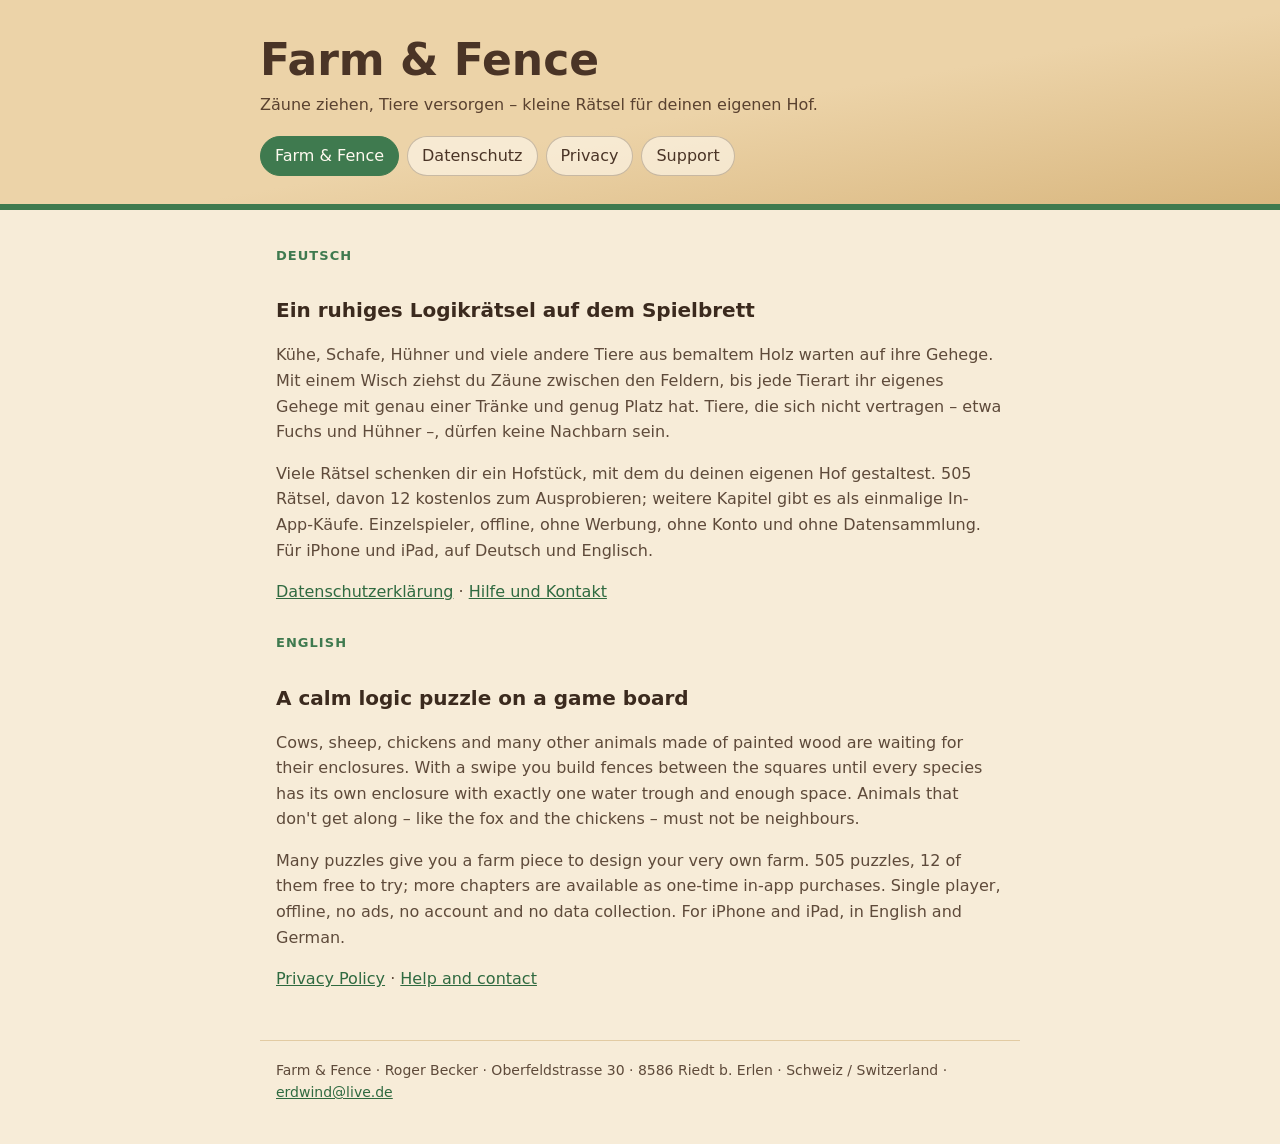
<file: index.html>
<!doctype html>
<html lang="de">
<head>
<meta charset="utf-8">
<meta name="viewport" content="width=device-width, initial-scale=1">
<title>Farm & Fence</title>
<meta name="description" content="Zäune ziehen, Tiere versorgen – kleine Rätsel für deinen eigenen Hof. Build fences, care for animals – little puzzles for your very own farm.">
<link rel="stylesheet" href="style.css">
</head>
<body>
<header><div class="in"><h1>Farm &amp; Fence</h1><p>Zäune ziehen, Tiere versorgen – kleine Rätsel für deinen eigenen Hof.</p><nav><a href="index.html" aria-current="page">Farm &amp; Fence</a><a href="datenschutz.html">Datenschutz</a><a href="privacy.html">Privacy</a><a href="support.html">Support</a></nav></div></header>
<main>
<p class="lang">Deutsch</p>
<h2>Ein ruhiges Logikrätsel auf dem Spielbrett</h2>
<p>Kühe, Schafe, Hühner und viele andere Tiere aus bemaltem Holz warten auf ihre Gehege. Mit einem Wisch ziehst du Zäune zwischen den Feldern, bis jede Tierart ihr eigenes Gehege mit genau einer Tränke und genug Platz hat. Tiere, die sich nicht vertragen – etwa Fuchs und Hühner –, dürfen keine Nachbarn sein.</p>
<p>Viele Rätsel schenken dir ein Hofstück, mit dem du deinen eigenen Hof gestaltest. 505 Rätsel, davon 12 kostenlos zum Ausprobieren; weitere Kapitel gibt es als einmalige In-App-Käufe. Einzelspieler, offline, ohne Werbung, ohne Konto und ohne Datensammlung. Für iPhone und iPad, auf Deutsch und Englisch.</p>
<p><a href="datenschutz.html">Datenschutzerklärung</a> · <a href="support.html">Hilfe und Kontakt</a></p>

<p class="lang">English</p>
<h2 lang="en">A calm logic puzzle on a game board</h2>
<p lang="en">Cows, sheep, chickens and many other animals made of painted wood are waiting for their enclosures. With a swipe you build fences between the squares until every species has its own enclosure with exactly one water trough and enough space. Animals that don't get along – like the fox and the chickens – must not be neighbours.</p>
<p lang="en">Many puzzles give you a farm piece to design your very own farm. 505 puzzles, 12 of them free to try; more chapters are available as one-time in-app purchases. Single player, offline, no ads, no account and no data collection. For iPhone and iPad, in English and German.</p>
<p lang="en"><a href="privacy.html">Privacy Policy</a> · <a href="support.html#en">Help and contact</a></p>
</main>
<footer>Farm &amp; Fence · Roger Becker · Oberfeldstrasse 30 · 8586 Riedt b. Erlen · Schweiz / Switzerland · <a href="mailto:erdwind@live.de">erdwind@live.de</a></footer>
</body>
</html>
</file>
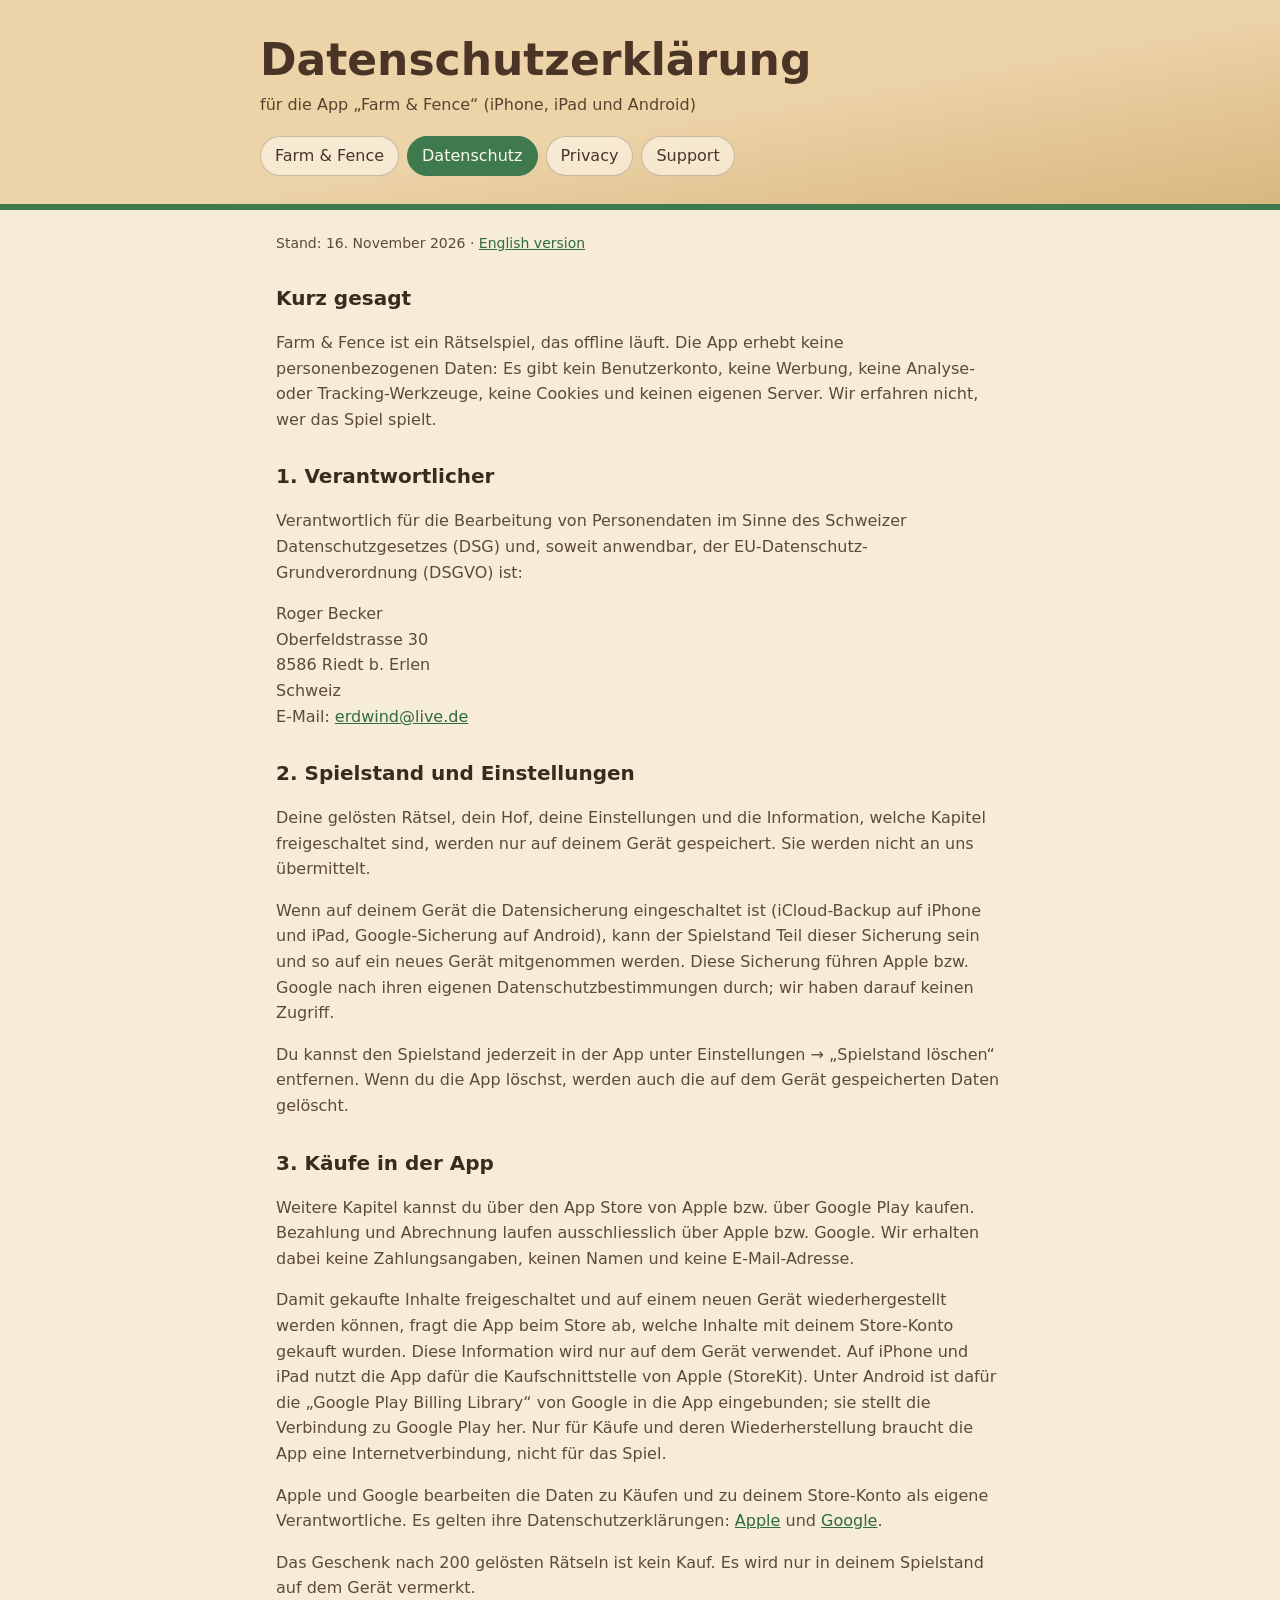
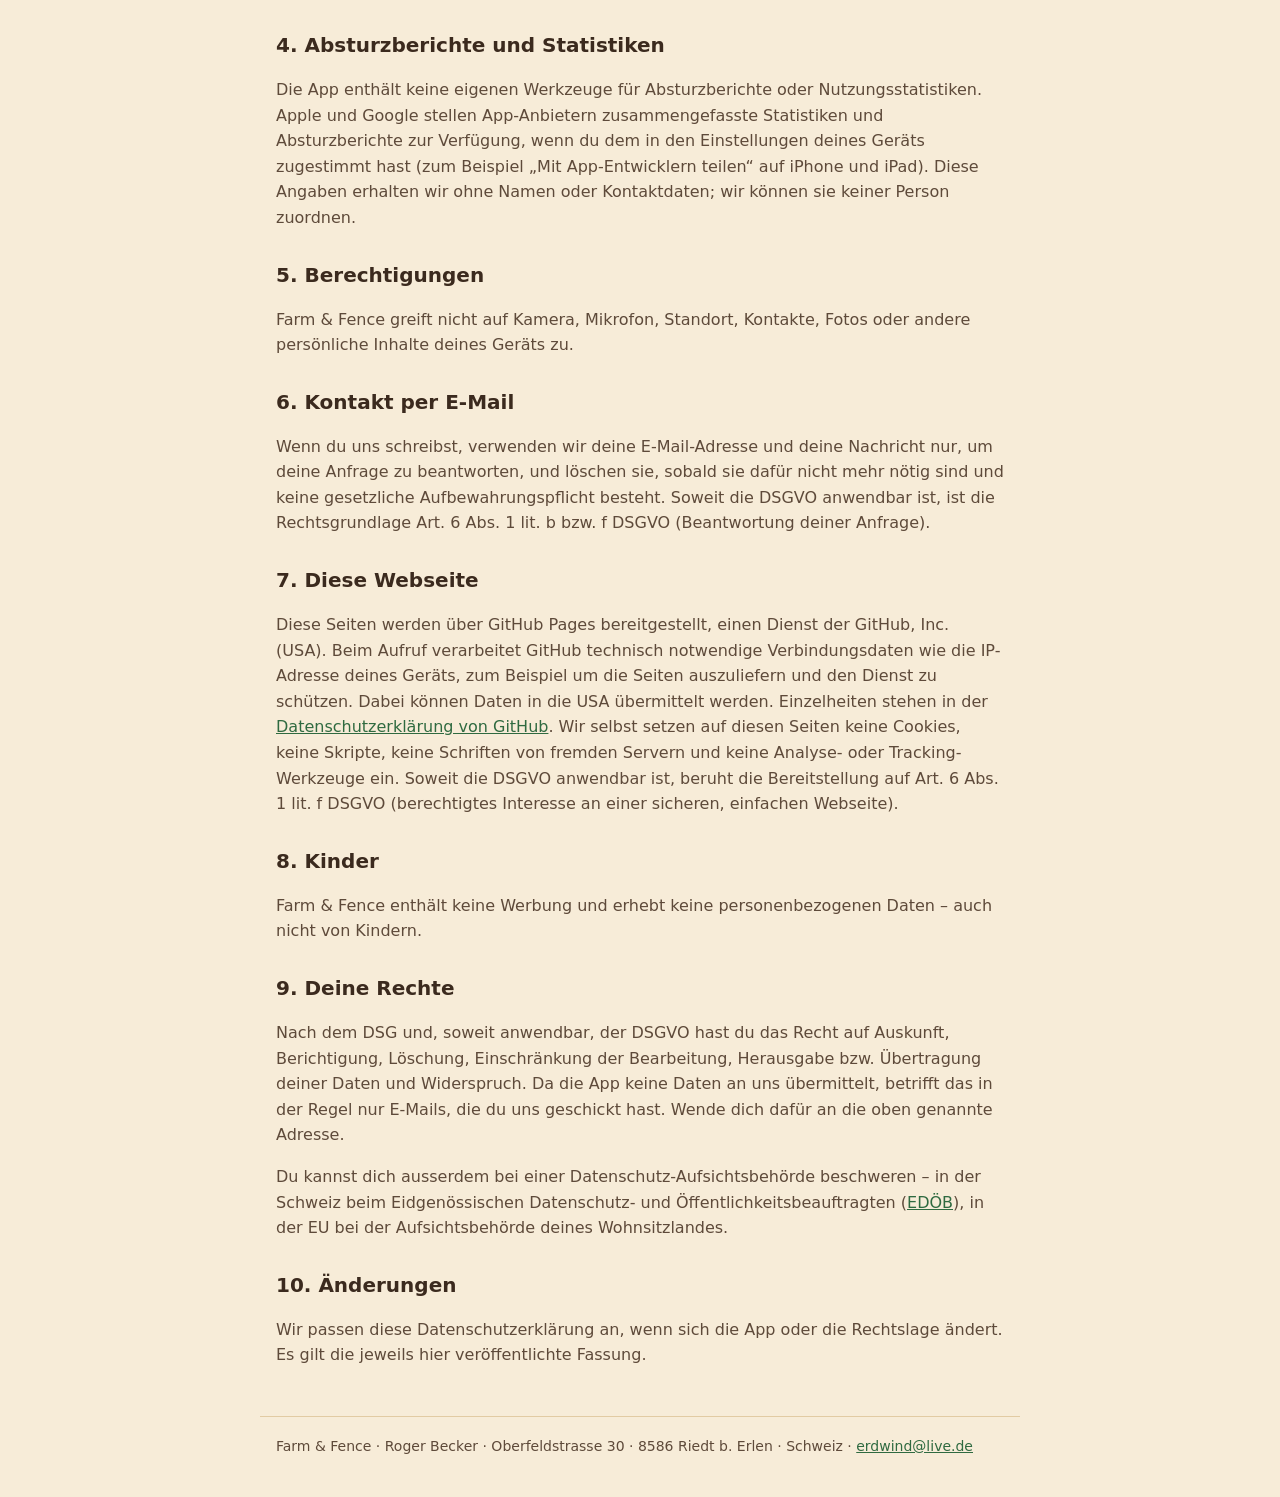
<file: datenschutz.html>
<!doctype html>
<html lang="de">
<head>
<meta charset="utf-8">
<meta name="viewport" content="width=device-width, initial-scale=1">
<title>Datenschutzerklärung – Farm & Fence</title>
<meta name="description" content="Datenschutzerklärung für die App „Farm & Fence“ (iPhone, iPad und Android)">
<link rel="stylesheet" href="style.css">
</head>
<body>
<header><div class="in"><h1>Datenschutzerklärung</h1><p>für die App „Farm &amp; Fence“ (iPhone, iPad und Android)</p><nav><a href="index.html">Farm &amp; Fence</a><a href="datenschutz.html" aria-current="page">Datenschutz</a><a href="privacy.html">Privacy</a><a href="support.html">Support</a></nav></div></header>
<main>
<p class="stand">Stand: 16. November 2026 · <a href="privacy.html" hreflang="en">English version</a></p>

<h2>Kurz gesagt</h2>
<p>Farm &amp; Fence ist ein Rätselspiel, das offline läuft. Die App erhebt keine personenbezogenen Daten: Es gibt kein Benutzerkonto, keine Werbung, keine Analyse- oder Tracking-Werkzeuge, keine Cookies und keinen eigenen Server. Wir erfahren nicht, wer das Spiel spielt.</p>

<h2>1. Verantwortlicher</h2>
<p>Verantwortlich für die Bearbeitung von Personendaten im Sinne des Schweizer Datenschutzgesetzes (DSG) und, soweit anwendbar, der EU-Datenschutz-Grundverordnung (DSGVO) ist:</p>
<p>Roger Becker<br>Oberfeldstrasse 30<br>8586 Riedt b. Erlen<br>Schweiz<br>E-Mail: <a href="mailto:erdwind@live.de">erdwind@live.de</a></p>

<h2>2. Spielstand und Einstellungen</h2>
<p>Deine gelösten Rätsel, dein Hof, deine Einstellungen und die Information, welche Kapitel freigeschaltet sind, werden nur auf deinem Gerät gespeichert. Sie werden nicht an uns übermittelt.</p>
<p>Wenn auf deinem Gerät die Datensicherung eingeschaltet ist (iCloud-Backup auf iPhone und iPad, Google-Sicherung auf Android), kann der Spielstand Teil dieser Sicherung sein und so auf ein neues Gerät mitgenommen werden. Diese Sicherung führen Apple bzw. Google nach ihren eigenen Datenschutzbestimmungen durch; wir haben darauf keinen Zugriff.</p>
<p>Du kannst den Spielstand jederzeit in der App unter Einstellungen → „Spielstand löschen“ entfernen. Wenn du die App löschst, werden auch die auf dem Gerät gespeicherten Daten gelöscht.</p>

<h2>3. Käufe in der App</h2>
<p>Weitere Kapitel kannst du über den App Store von Apple bzw. über Google Play kaufen. Bezahlung und Abrechnung laufen ausschliesslich über Apple bzw. Google. Wir erhalten dabei keine Zahlungsangaben, keinen Namen und keine E-Mail-Adresse.</p>
<p>Damit gekaufte Inhalte freigeschaltet und auf einem neuen Gerät wiederhergestellt werden können, fragt die App beim Store ab, welche Inhalte mit deinem Store-Konto gekauft wurden. Diese Information wird nur auf dem Gerät verwendet. Auf iPhone und iPad nutzt die App dafür die Kaufschnittstelle von Apple (StoreKit). Unter Android ist dafür die „Google Play Billing Library“ von Google in die App eingebunden; sie stellt die Verbindung zu Google Play her. Nur für Käufe und deren Wiederherstellung braucht die App eine Internetverbindung, nicht für das Spiel.</p>
<p>Apple und Google bearbeiten die Daten zu Käufen und zu deinem Store-Konto als eigene Verantwortliche. Es gelten ihre Datenschutzerklärungen: <a href="https://www.apple.com/legal/privacy/">Apple</a> und <a href="https://policies.google.com/privacy">Google</a>.</p>
<p>Das Geschenk nach 200 gelösten Rätseln ist kein Kauf. Es wird nur in deinem Spielstand auf dem Gerät vermerkt.</p>

<h2>4. Absturzberichte und Statistiken</h2>
<p>Die App enthält keine eigenen Werkzeuge für Absturzberichte oder Nutzungsstatistiken. Apple und Google stellen App-Anbietern zusammengefasste Statistiken und Absturzberichte zur Verfügung, wenn du dem in den Einstellungen deines Geräts zugestimmt hast (zum Beispiel „Mit App-Entwicklern teilen“ auf iPhone und iPad). Diese Angaben erhalten wir ohne Namen oder Kontaktdaten; wir können sie keiner Person zuordnen.</p>

<h2>5. Berechtigungen</h2>
<p>Farm &amp; Fence greift nicht auf Kamera, Mikrofon, Standort, Kontakte, Fotos oder andere persönliche Inhalte deines Geräts zu.</p>

<h2>6. Kontakt per E-Mail</h2>
<p>Wenn du uns schreibst, verwenden wir deine E-Mail-Adresse und deine Nachricht nur, um deine Anfrage zu beantworten, und löschen sie, sobald sie dafür nicht mehr nötig sind und keine gesetzliche Aufbewahrungspflicht besteht. Soweit die DSGVO anwendbar ist, ist die Rechtsgrundlage Art. 6 Abs. 1 lit. b bzw. f DSGVO (Beantwortung deiner Anfrage).</p>

<h2>7. Diese Webseite</h2>
<p>Diese Seiten werden über GitHub Pages bereitgestellt, einen Dienst der GitHub, Inc. (USA). Beim Aufruf verarbeitet GitHub technisch notwendige Verbindungsdaten wie die IP-Adresse deines Geräts, zum Beispiel um die Seiten auszuliefern und den Dienst zu schützen. Dabei können Daten in die USA übermittelt werden. Einzelheiten stehen in der <a href="https://docs.github.com/de/site-policy/privacy-policies/github-general-privacy-statement">Datenschutzerklärung von GitHub</a>. Wir selbst setzen auf diesen Seiten keine Cookies, keine Skripte, keine Schriften von fremden Servern und keine Analyse- oder Tracking-Werkzeuge ein. Soweit die DSGVO anwendbar ist, beruht die Bereitstellung auf Art. 6 Abs. 1 lit. f DSGVO (berechtigtes Interesse an einer sicheren, einfachen Webseite).</p>

<h2>8. Kinder</h2>
<p>Farm &amp; Fence enthält keine Werbung und erhebt keine personenbezogenen Daten – auch nicht von Kindern.</p>

<h2>9. Deine Rechte</h2>
<p>Nach dem DSG und, soweit anwendbar, der DSGVO hast du das Recht auf Auskunft, Berichtigung, Löschung, Einschränkung der Bearbeitung, Herausgabe bzw. Übertragung deiner Daten und Widerspruch. Da die App keine Daten an uns übermittelt, betrifft das in der Regel nur E-Mails, die du uns geschickt hast. Wende dich dafür an die oben genannte Adresse.</p>
<p>Du kannst dich ausserdem bei einer Datenschutz-Aufsichtsbehörde beschweren – in der Schweiz beim Eidgenössischen Datenschutz- und Öffentlichkeitsbeauftragten (<a href="https://www.edoeb.admin.ch">EDÖB</a>), in der EU bei der Aufsichtsbehörde deines Wohnsitzlandes.</p>

<h2>10. Änderungen</h2>
<p>Wir passen diese Datenschutzerklärung an, wenn sich die App oder die Rechtslage ändert. Es gilt die jeweils hier veröffentlichte Fassung.</p>
</main>
<footer>Farm &amp; Fence · Roger Becker · Oberfeldstrasse 30 · 8586 Riedt b. Erlen · Schweiz · <a href="mailto:erdwind@live.de">erdwind@live.de</a></footer>
</body>
</html>
</file>
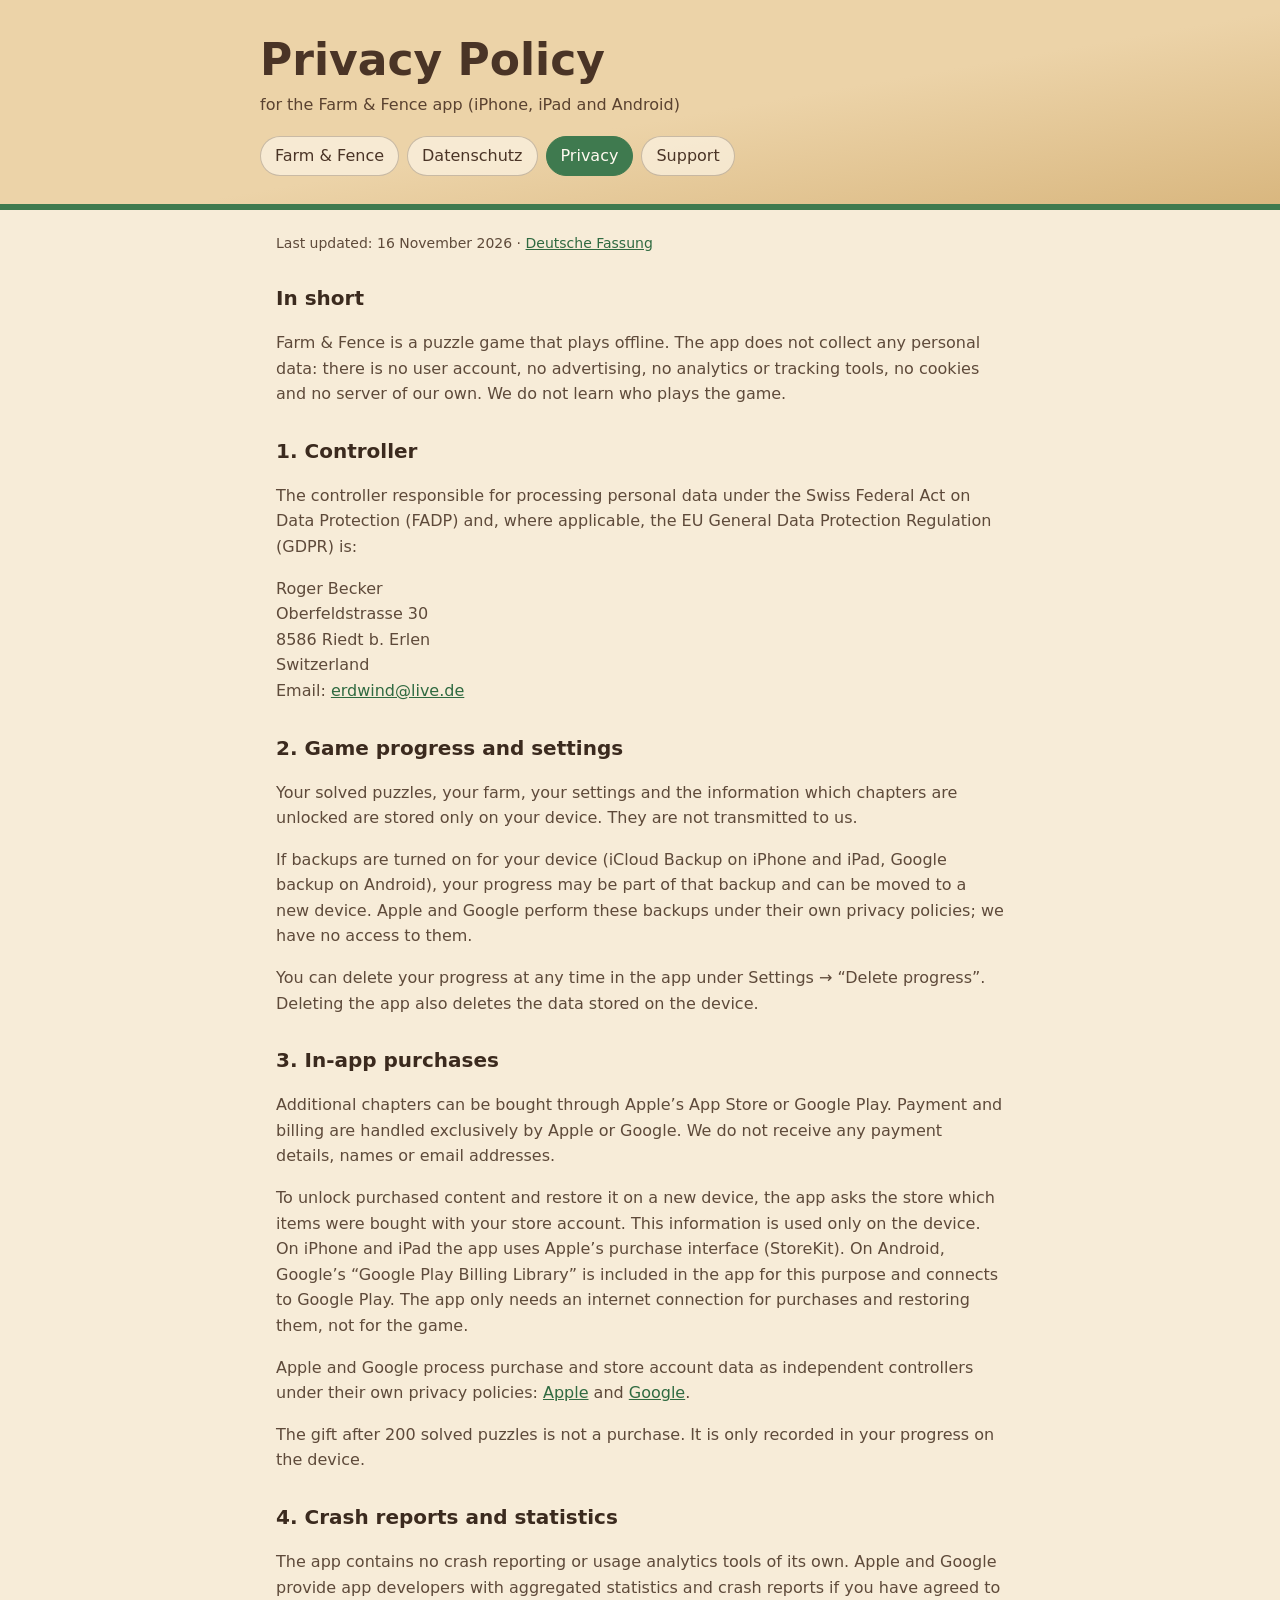
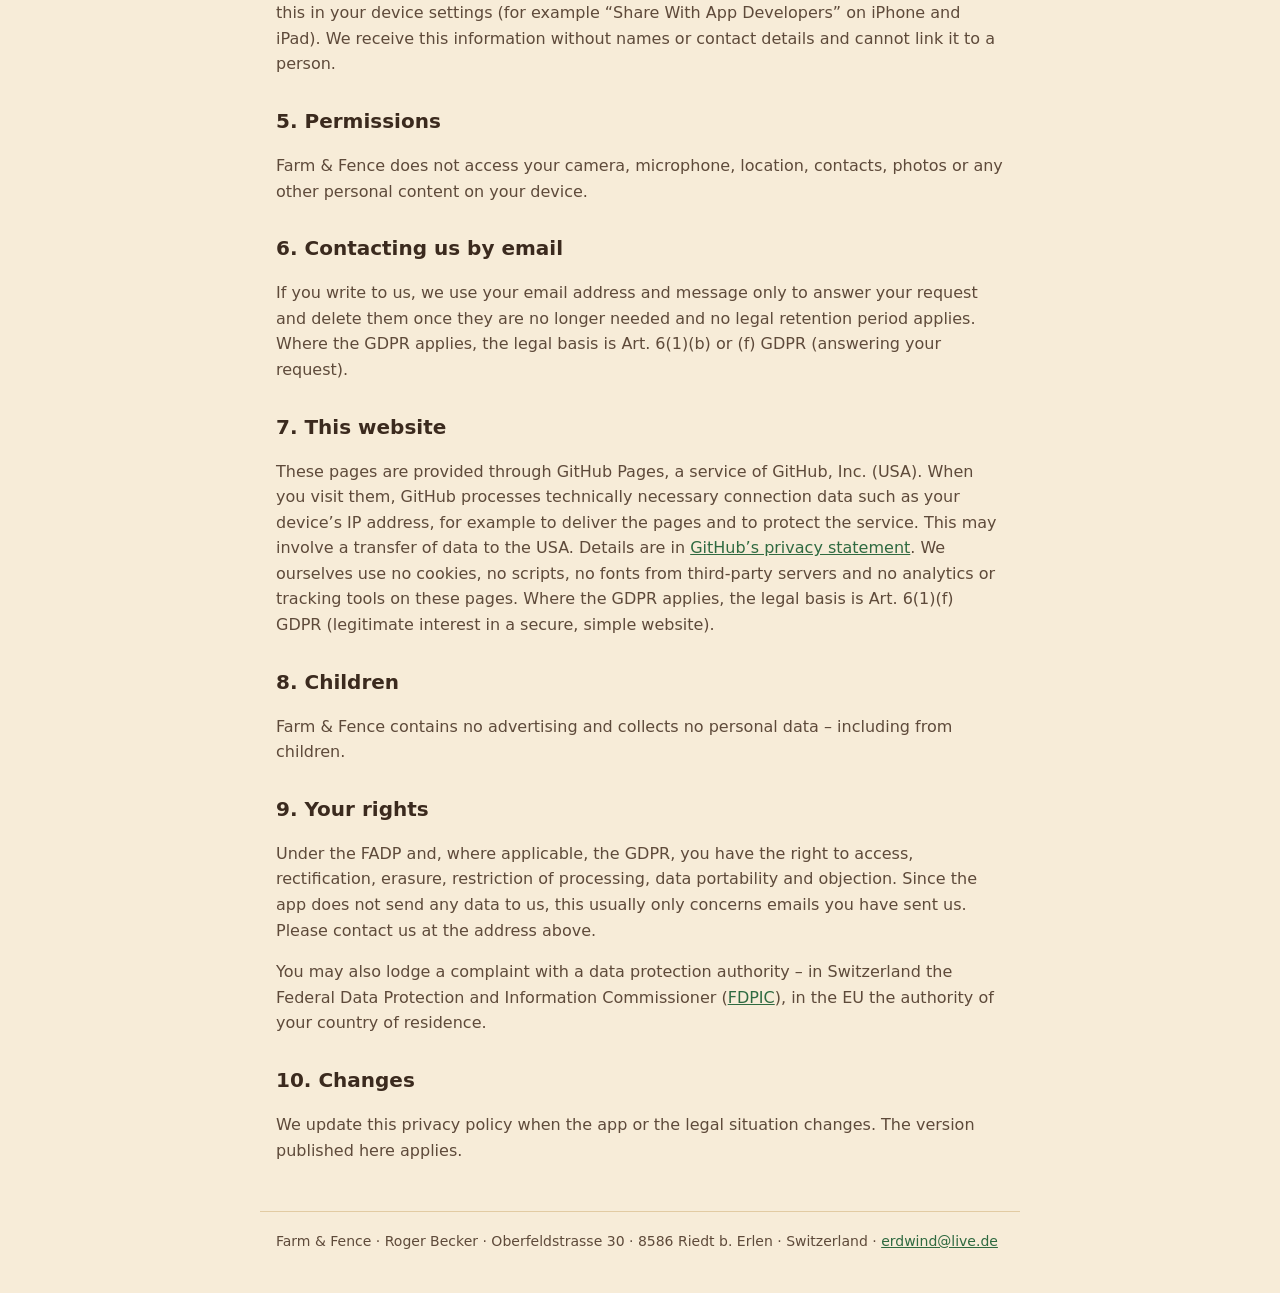
<file: privacy.html>
<!doctype html>
<html lang="en">
<head>
<meta charset="utf-8">
<meta name="viewport" content="width=device-width, initial-scale=1">
<title>Privacy Policy – Farm & Fence</title>
<meta name="description" content="Privacy policy for the Farm & Fence app (iPhone, iPad and Android)">
<link rel="stylesheet" href="style.css">
</head>
<body>
<header><div class="in"><h1>Privacy Policy</h1><p>for the Farm &amp; Fence app (iPhone, iPad and Android)</p><nav><a href="index.html">Farm &amp; Fence</a><a href="datenschutz.html">Datenschutz</a><a href="privacy.html" aria-current="page">Privacy</a><a href="support.html#en">Support</a></nav></div></header>
<main>
<p class="stand">Last updated: 16 November 2026 · <a href="datenschutz.html" hreflang="de">Deutsche Fassung</a></p>

<h2>In short</h2>
<p>Farm &amp; Fence is a puzzle game that plays offline. The app does not collect any personal data: there is no user account, no advertising, no analytics or tracking tools, no cookies and no server of our own. We do not learn who plays the game.</p>

<h2>1. Controller</h2>
<p>The controller responsible for processing personal data under the Swiss Federal Act on Data Protection (FADP) and, where applicable, the EU General Data Protection Regulation (GDPR) is:</p>
<p>Roger Becker<br>Oberfeldstrasse 30<br>8586 Riedt b. Erlen<br>Switzerland<br>Email: <a href="mailto:erdwind@live.de">erdwind@live.de</a></p>

<h2>2. Game progress and settings</h2>
<p>Your solved puzzles, your farm, your settings and the information which chapters are unlocked are stored only on your device. They are not transmitted to us.</p>
<p>If backups are turned on for your device (iCloud Backup on iPhone and iPad, Google backup on Android), your progress may be part of that backup and can be moved to a new device. Apple and Google perform these backups under their own privacy policies; we have no access to them.</p>
<p>You can delete your progress at any time in the app under Settings → “Delete progress”. Deleting the app also deletes the data stored on the device.</p>

<h2>3. In-app purchases</h2>
<p>Additional chapters can be bought through Apple’s App Store or Google Play. Payment and billing are handled exclusively by Apple or Google. We do not receive any payment details, names or email addresses.</p>
<p>To unlock purchased content and restore it on a new device, the app asks the store which items were bought with your store account. This information is used only on the device. On iPhone and iPad the app uses Apple’s purchase interface (StoreKit). On Android, Google’s “Google Play Billing Library” is included in the app for this purpose and connects to Google Play. The app only needs an internet connection for purchases and restoring them, not for the game.</p>
<p>Apple and Google process purchase and store account data as independent controllers under their own privacy policies: <a href="https://www.apple.com/legal/privacy/">Apple</a> and <a href="https://policies.google.com/privacy">Google</a>.</p>
<p>The gift after 200 solved puzzles is not a purchase. It is only recorded in your progress on the device.</p>

<h2>4. Crash reports and statistics</h2>
<p>The app contains no crash reporting or usage analytics tools of its own. Apple and Google provide app developers with aggregated statistics and crash reports if you have agreed to this in your device settings (for example “Share With App Developers” on iPhone and iPad). We receive this information without names or contact details and cannot link it to a person.</p>

<h2>5. Permissions</h2>
<p>Farm &amp; Fence does not access your camera, microphone, location, contacts, photos or any other personal content on your device.</p>

<h2>6. Contacting us by email</h2>
<p>If you write to us, we use your email address and message only to answer your request and delete them once they are no longer needed and no legal retention period applies. Where the GDPR applies, the legal basis is Art. 6(1)(b) or (f) GDPR (answering your request).</p>

<h2>7. This website</h2>
<p>These pages are provided through GitHub Pages, a service of GitHub, Inc. (USA). When you visit them, GitHub processes technically necessary connection data such as your device’s IP address, for example to deliver the pages and to protect the service. This may involve a transfer of data to the USA. Details are in <a href="https://docs.github.com/en/site-policy/privacy-policies/github-general-privacy-statement">GitHub’s privacy statement</a>. We ourselves use no cookies, no scripts, no fonts from third-party servers and no analytics or tracking tools on these pages. Where the GDPR applies, the legal basis is Art. 6(1)(f) GDPR (legitimate interest in a secure, simple website).</p>

<h2>8. Children</h2>
<p>Farm &amp; Fence contains no advertising and collects no personal data – including from children.</p>

<h2>9. Your rights</h2>
<p>Under the FADP and, where applicable, the GDPR, you have the right to access, rectification, erasure, restriction of processing, data portability and objection. Since the app does not send any data to us, this usually only concerns emails you have sent us. Please contact us at the address above.</p>
<p>You may also lodge a complaint with a data protection authority – in Switzerland the Federal Data Protection and Information Commissioner (<a href="https://www.edoeb.admin.ch/en">FDPIC</a>), in the EU the authority of your country of residence.</p>

<h2>10. Changes</h2>
<p>We update this privacy policy when the app or the legal situation changes. The version published here applies.</p>
</main>
<footer>Farm &amp; Fence · Roger Becker · Oberfeldstrasse 30 · 8586 Riedt b. Erlen · Switzerland · <a href="mailto:erdwind@live.de">erdwind@live.de</a></footer>
</body>
</html>
</file>
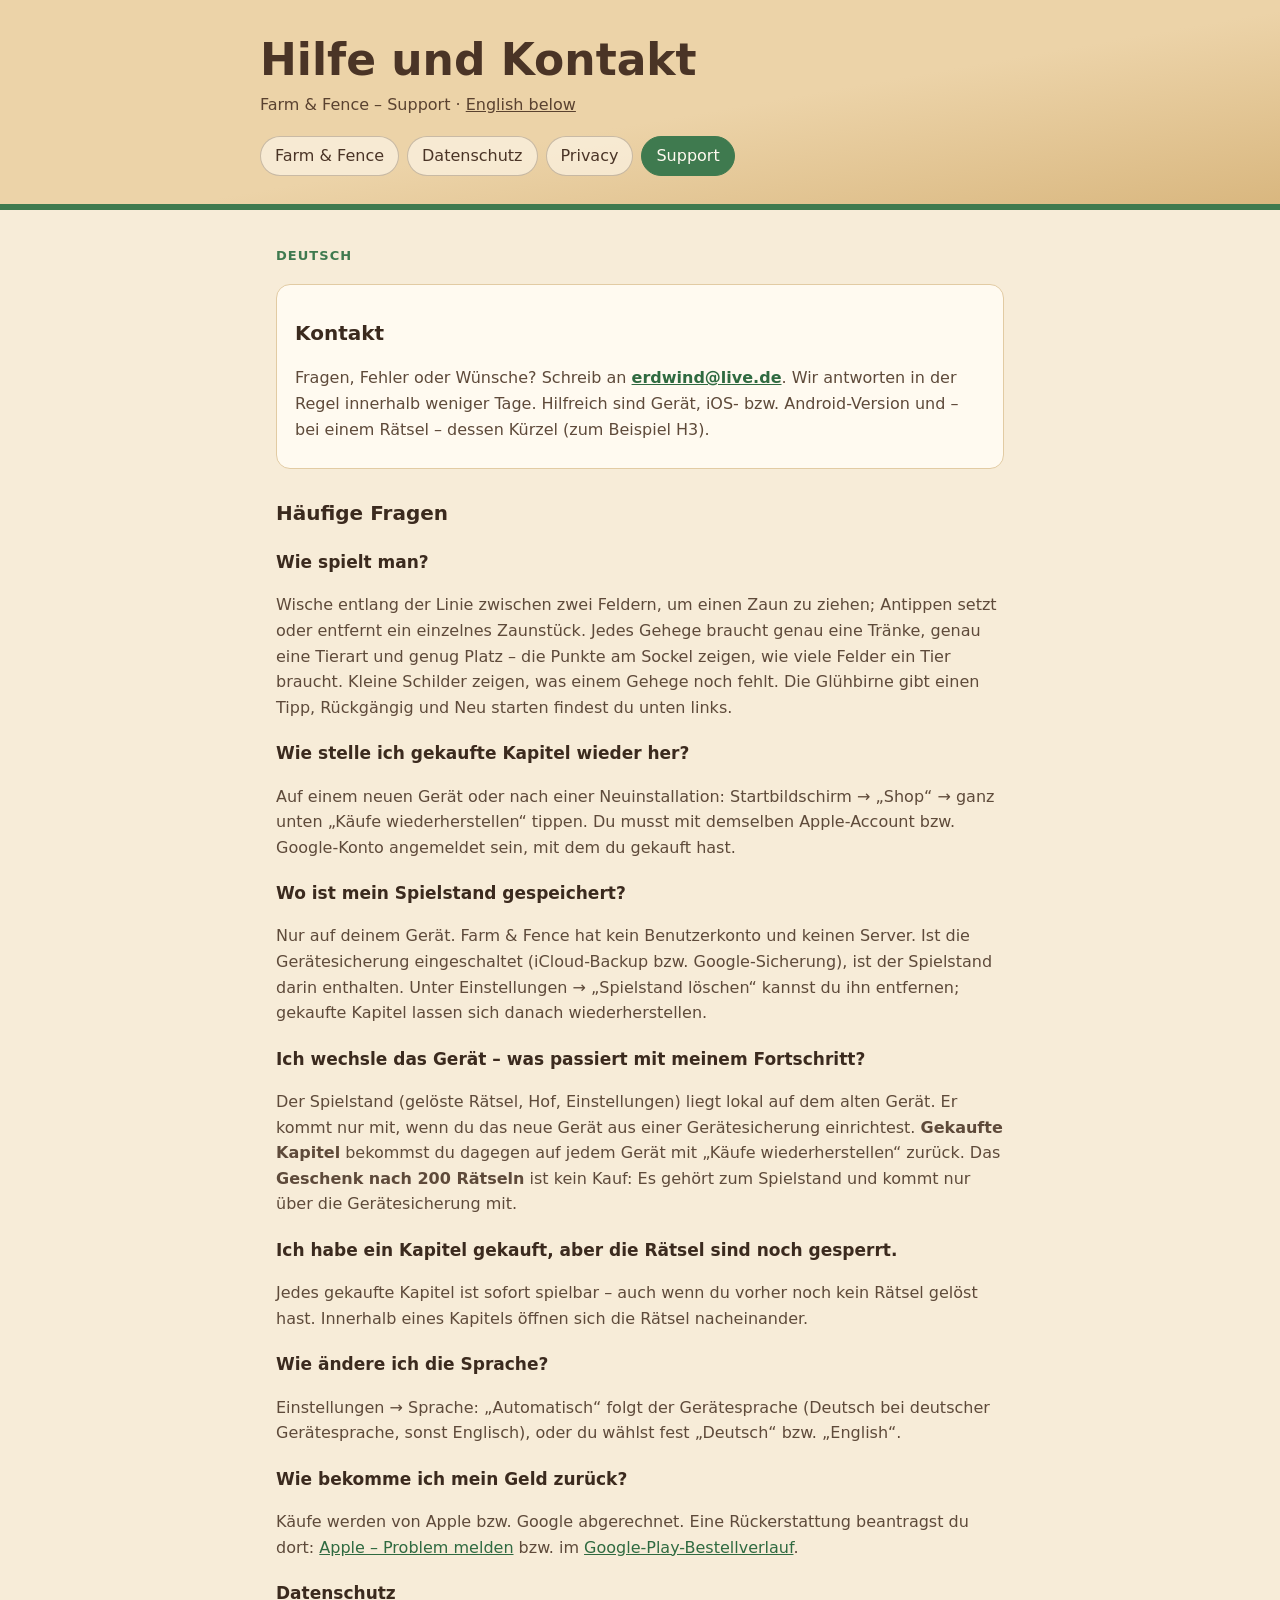
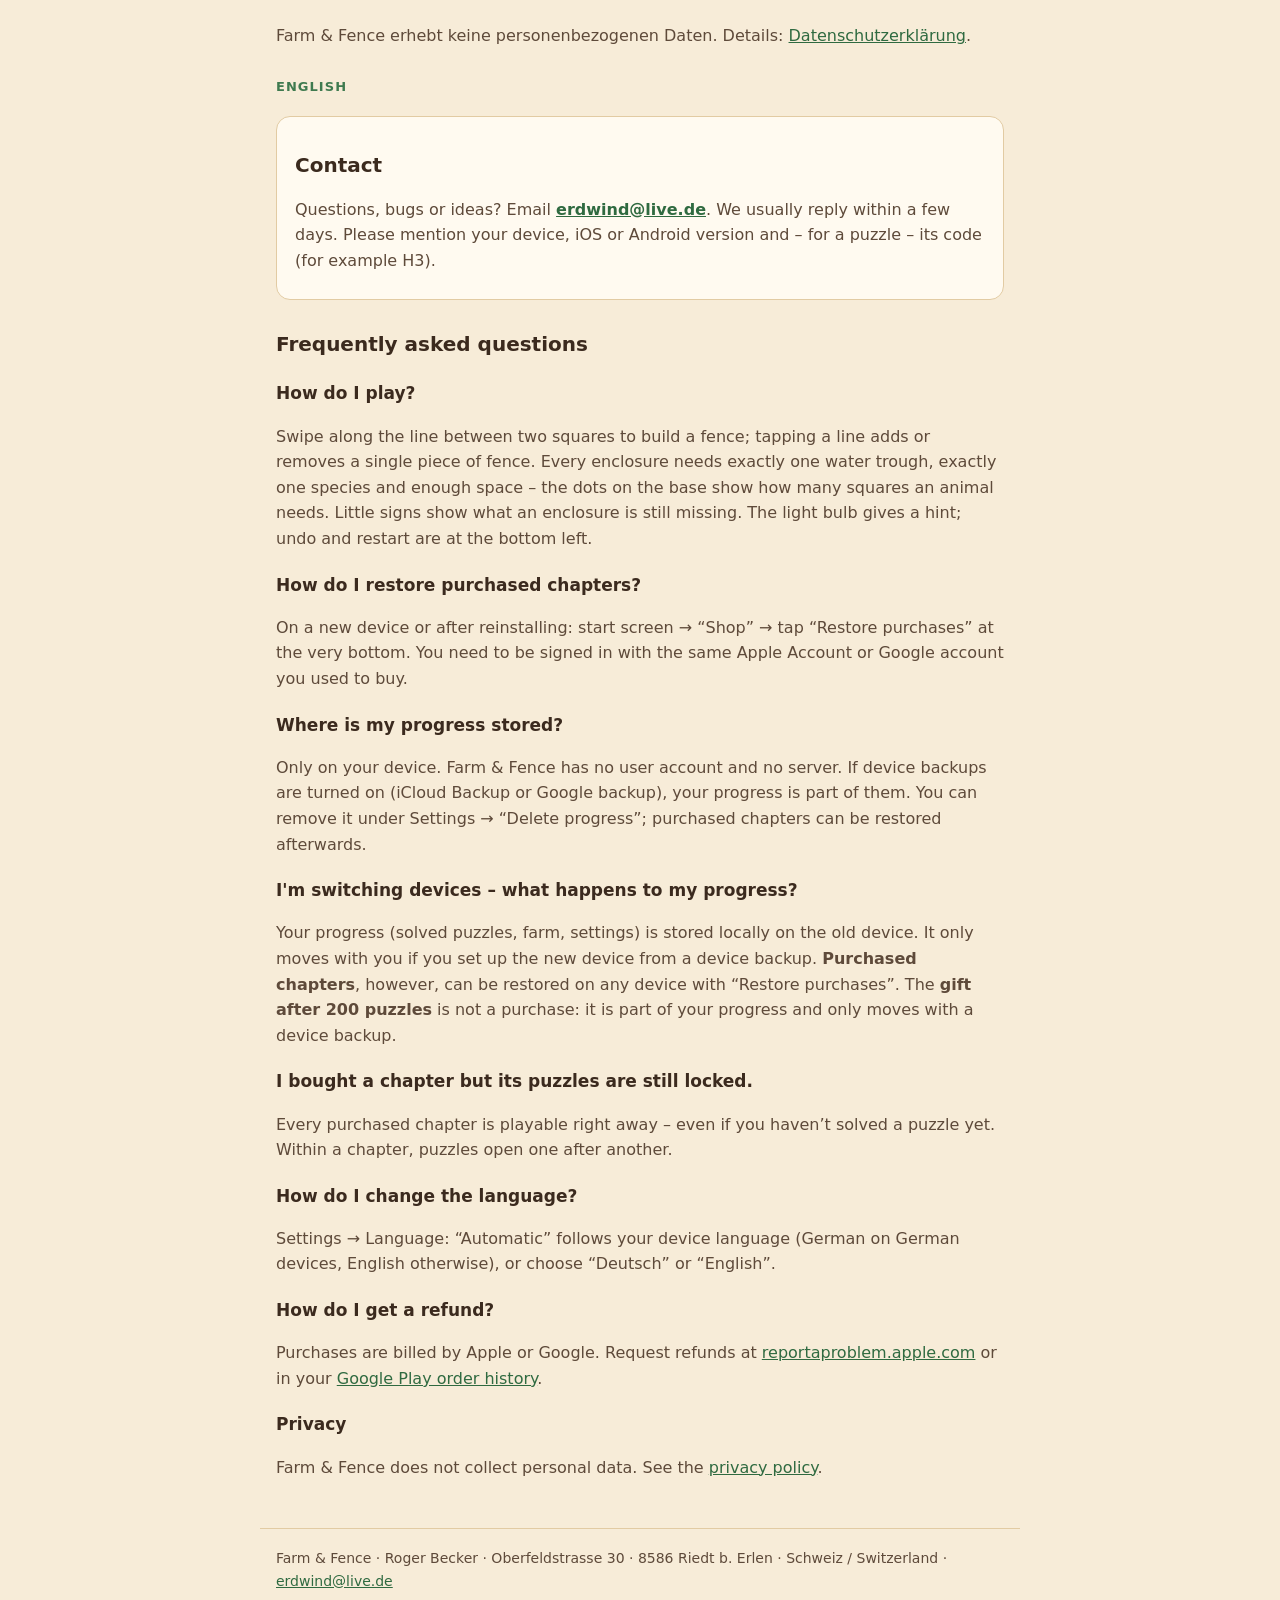
<file: support.html>
<!doctype html>
<html lang="de">
<head>
<meta charset="utf-8">
<meta name="viewport" content="width=device-width, initial-scale=1">
<title>Hilfe und Kontakt – Farm & Fence</title>
<meta name="description" content="Farm & Fence – Hilfe, häufige Fragen und Kontakt · Help, FAQ and contact">
<link rel="stylesheet" href="style.css">
</head>
<body>
<header><div class="in"><h1>Hilfe und Kontakt</h1><p>Farm &amp; Fence – Support · <a href="#en" style="color:inherit">English below</a></p><nav><a href="index.html">Farm &amp; Fence</a><a href="datenschutz.html">Datenschutz</a><a href="privacy.html">Privacy</a><a href="support.html" aria-current="page">Support</a></nav></div></header>
<main>
<p class="lang">Deutsch</p>
<div class="card">
<h2>Kontakt</h2>
<p>Fragen, Fehler oder Wünsche? Schreib an <b><a href="mailto:erdwind@live.de">erdwind@live.de</a></b>. Wir antworten in der Regel innerhalb weniger Tage. Hilfreich sind Gerät, iOS- bzw. Android-Version und – bei einem Rätsel – dessen Kürzel (zum Beispiel H3).</p>
</div>

<h2>Häufige Fragen</h2>

<h3>Wie spielt man?</h3>
<p>Wische entlang der Linie zwischen zwei Feldern, um einen Zaun zu ziehen; Antippen setzt oder entfernt ein einzelnes Zaunstück. Jedes Gehege braucht genau eine Tränke, genau eine Tierart und genug Platz – die Punkte am Sockel zeigen, wie viele Felder ein Tier braucht. Kleine Schilder zeigen, was einem Gehege noch fehlt. Die Glühbirne gibt einen Tipp, Rückgängig und Neu starten findest du unten links.</p>

<h3>Wie stelle ich gekaufte Kapitel wieder her?</h3>
<p>Auf einem neuen Gerät oder nach einer Neuinstallation: Startbildschirm → „Shop“ → ganz unten „Käufe wiederherstellen“ tippen. Du musst mit demselben Apple-Account bzw. Google-Konto angemeldet sein, mit dem du gekauft hast.</p>

<h3>Wo ist mein Spielstand gespeichert?</h3>
<p>Nur auf deinem Gerät. Farm &amp; Fence hat kein Benutzerkonto und keinen Server. Ist die Gerätesicherung eingeschaltet (iCloud-Backup bzw. Google-Sicherung), ist der Spielstand darin enthalten. Unter Einstellungen → „Spielstand löschen“ kannst du ihn entfernen; gekaufte Kapitel lassen sich danach wiederherstellen.</p>

<h3>Ich wechsle das Gerät – was passiert mit meinem Fortschritt?</h3>
<p>Der Spielstand (gelöste Rätsel, Hof, Einstellungen) liegt lokal auf dem alten Gerät. Er kommt nur mit, wenn du das neue Gerät aus einer Gerätesicherung einrichtest. <b>Gekaufte Kapitel</b> bekommst du dagegen auf jedem Gerät mit „Käufe wiederherstellen“ zurück. Das <b>Geschenk nach 200 Rätseln</b> ist kein Kauf: Es gehört zum Spielstand und kommt nur über die Gerätesicherung mit.</p>

<h3>Ich habe ein Kapitel gekauft, aber die Rätsel sind noch gesperrt.</h3>
<p>Jedes gekaufte Kapitel ist sofort spielbar – auch wenn du vorher noch kein Rätsel gelöst hast. Innerhalb eines Kapitels öffnen sich die Rätsel nacheinander.</p>

<h3>Wie ändere ich die Sprache?</h3>
<p>Einstellungen → Sprache: „Automatisch“ folgt der Gerätesprache (Deutsch bei deutscher Gerätesprache, sonst Englisch), oder du wählst fest „Deutsch“ bzw. „English“.</p>

<h3>Wie bekomme ich mein Geld zurück?</h3>
<p>Käufe werden von Apple bzw. Google abgerechnet. Eine Rückerstattung beantragst du dort: <a href="https://reportaproblem.apple.com">Apple – Problem melden</a> bzw. im <a href="https://play.google.com/store/account/orderhistory">Google-Play-Bestellverlauf</a>.</p>

<h3>Datenschutz</h3>
<p>Farm &amp; Fence erhebt keine personenbezogenen Daten. Details: <a href="datenschutz.html">Datenschutzerklärung</a>.</p>

<p class="lang" id="en">English</p>
<div class="card" lang="en">
<h2>Contact</h2>
<p>Questions, bugs or ideas? Email <b><a href="mailto:erdwind@live.de">erdwind@live.de</a></b>. We usually reply within a few days. Please mention your device, iOS or Android version and – for a puzzle – its code (for example H3).</p>
</div>

<div lang="en">
<h2>Frequently asked questions</h2>

<h3>How do I play?</h3>
<p>Swipe along the line between two squares to build a fence; tapping a line adds or removes a single piece of fence. Every enclosure needs exactly one water trough, exactly one species and enough space – the dots on the base show how many squares an animal needs. Little signs show what an enclosure is still missing. The light bulb gives a hint; undo and restart are at the bottom left.</p>

<h3>How do I restore purchased chapters?</h3>
<p>On a new device or after reinstalling: start screen → “Shop” → tap “Restore purchases” at the very bottom. You need to be signed in with the same Apple Account or Google account you used to buy.</p>

<h3>Where is my progress stored?</h3>
<p>Only on your device. Farm &amp; Fence has no user account and no server. If device backups are turned on (iCloud Backup or Google backup), your progress is part of them. You can remove it under Settings → “Delete progress”; purchased chapters can be restored afterwards.</p>

<h3>I'm switching devices – what happens to my progress?</h3>
<p>Your progress (solved puzzles, farm, settings) is stored locally on the old device. It only moves with you if you set up the new device from a device backup. <b>Purchased chapters</b>, however, can be restored on any device with “Restore purchases”. The <b>gift after 200 puzzles</b> is not a purchase: it is part of your progress and only moves with a device backup.</p>

<h3>I bought a chapter but its puzzles are still locked.</h3>
<p>Every purchased chapter is playable right away – even if you haven’t solved a puzzle yet. Within a chapter, puzzles open one after another.</p>

<h3>How do I change the language?</h3>
<p>Settings → Language: “Automatic” follows your device language (German on German devices, English otherwise), or choose “Deutsch” or “English”.</p>

<h3>How do I get a refund?</h3>
<p>Purchases are billed by Apple or Google. Request refunds at <a href="https://reportaproblem.apple.com">reportaproblem.apple.com</a> or in your <a href="https://play.google.com/store/account/orderhistory">Google Play order history</a>.</p>

<h3>Privacy</h3>
<p>Farm &amp; Fence does not collect personal data. See the <a href="privacy.html">privacy policy</a>.</p>
</div>
</main>
<footer>Farm &amp; Fence · Roger Becker · Oberfeldstrasse 30 · 8586 Riedt b. Erlen · Schweiz / Switzerland · <a href="mailto:erdwind@live.de">erdwind@live.de</a></footer>
</body>
</html>
</file>
<file: style.css>
/* Farm & Fence – gemeinsames Stylesheet der Webseiten (Datenschutz, Support).
   Nur Systemschriften, keine externen Dateien, keine Skripte, keine Cookies. */
:root {
  --bg: #f7ecd8;        /* helles Beige */
  --card: #fffaf0;
  --ink: #3b2a1e;       /* dunkles Erdbraun */
  --soft: #5e4a3a;
  --line: #e2cba3;
  --head: #ecd3a8;      /* warmes Beige des Spiels */
  --green: #3f7a4f;     /* Grün des Spiels */
  --link: #2f6a40;
  --earth: #4a3426;
}
@media (prefers-color-scheme: dark) {
  :root {
    --bg: #241a13;
    --card: #2e2219;
    --ink: #f3e6d0;
    --soft: #d8c6ab;
    --line: #4a3a2c;
    --link: #8fd0a0;
  }
}
* { box-sizing: border-box; }
html { -webkit-text-size-adjust: 100%; }
body {
  margin: 0;
  background: var(--bg);
  color: var(--ink);
  font: 16px/1.6 ui-rounded, "SF Pro Rounded", system-ui, -apple-system, "Segoe UI", Roboto, sans-serif;
}
header {
  background: linear-gradient(170deg, var(--head) 0%, var(--head) 55%, #d9b77f 100%);
  color: var(--earth);
  border-bottom: 6px solid var(--green);
  padding: 36px 16px 28px;
}
header .in, main, footer { max-width: 760px; margin: 0 auto; }
header h1 { margin: 0; font-size: clamp(30px, 7vw, 44px); line-height: 1.1; }
header p { margin: 8px 0 0; color: #5a4230; }
nav { display: flex; flex-wrap: wrap; gap: 8px; margin-top: 18px; }
nav a {
  color: var(--earth); text-decoration: none; background: #fffaf099;
  border: 1px solid #4a342644; border-radius: 999px; padding: 6px 14px;
}
nav a:hover { background: #fffaf0; }
nav a[aria-current] { background: var(--green); border-color: var(--green); color: #fffaf0; }
main { padding: 8px 16px 32px; }
h2 { font-size: 20px; margin: 28px 0 6px; color: var(--ink); }
h3 { font-size: 17px; margin: 20px 0 4px; color: var(--ink); }
p, li { color: var(--soft); }
ul { padding-left: 22px; }
a { color: var(--link); }
.stand { font-size: 14px; }
.card {
  background: var(--card); border: 1px solid var(--line); border-radius: 14px;
  padding: 4px 18px 10px; margin: 18px 0;
}
.lang { font-size: 13px; text-transform: uppercase; letter-spacing: .08em; color: var(--green); margin: 28px 0 0; font-weight: 600; }
footer { padding: 18px 16px 40px; font-size: 14px; color: var(--soft); border-top: 1px solid var(--line); }
@media (prefers-color-scheme: dark) {
  .lang { color: #8fd0a0; }
}
</file>
